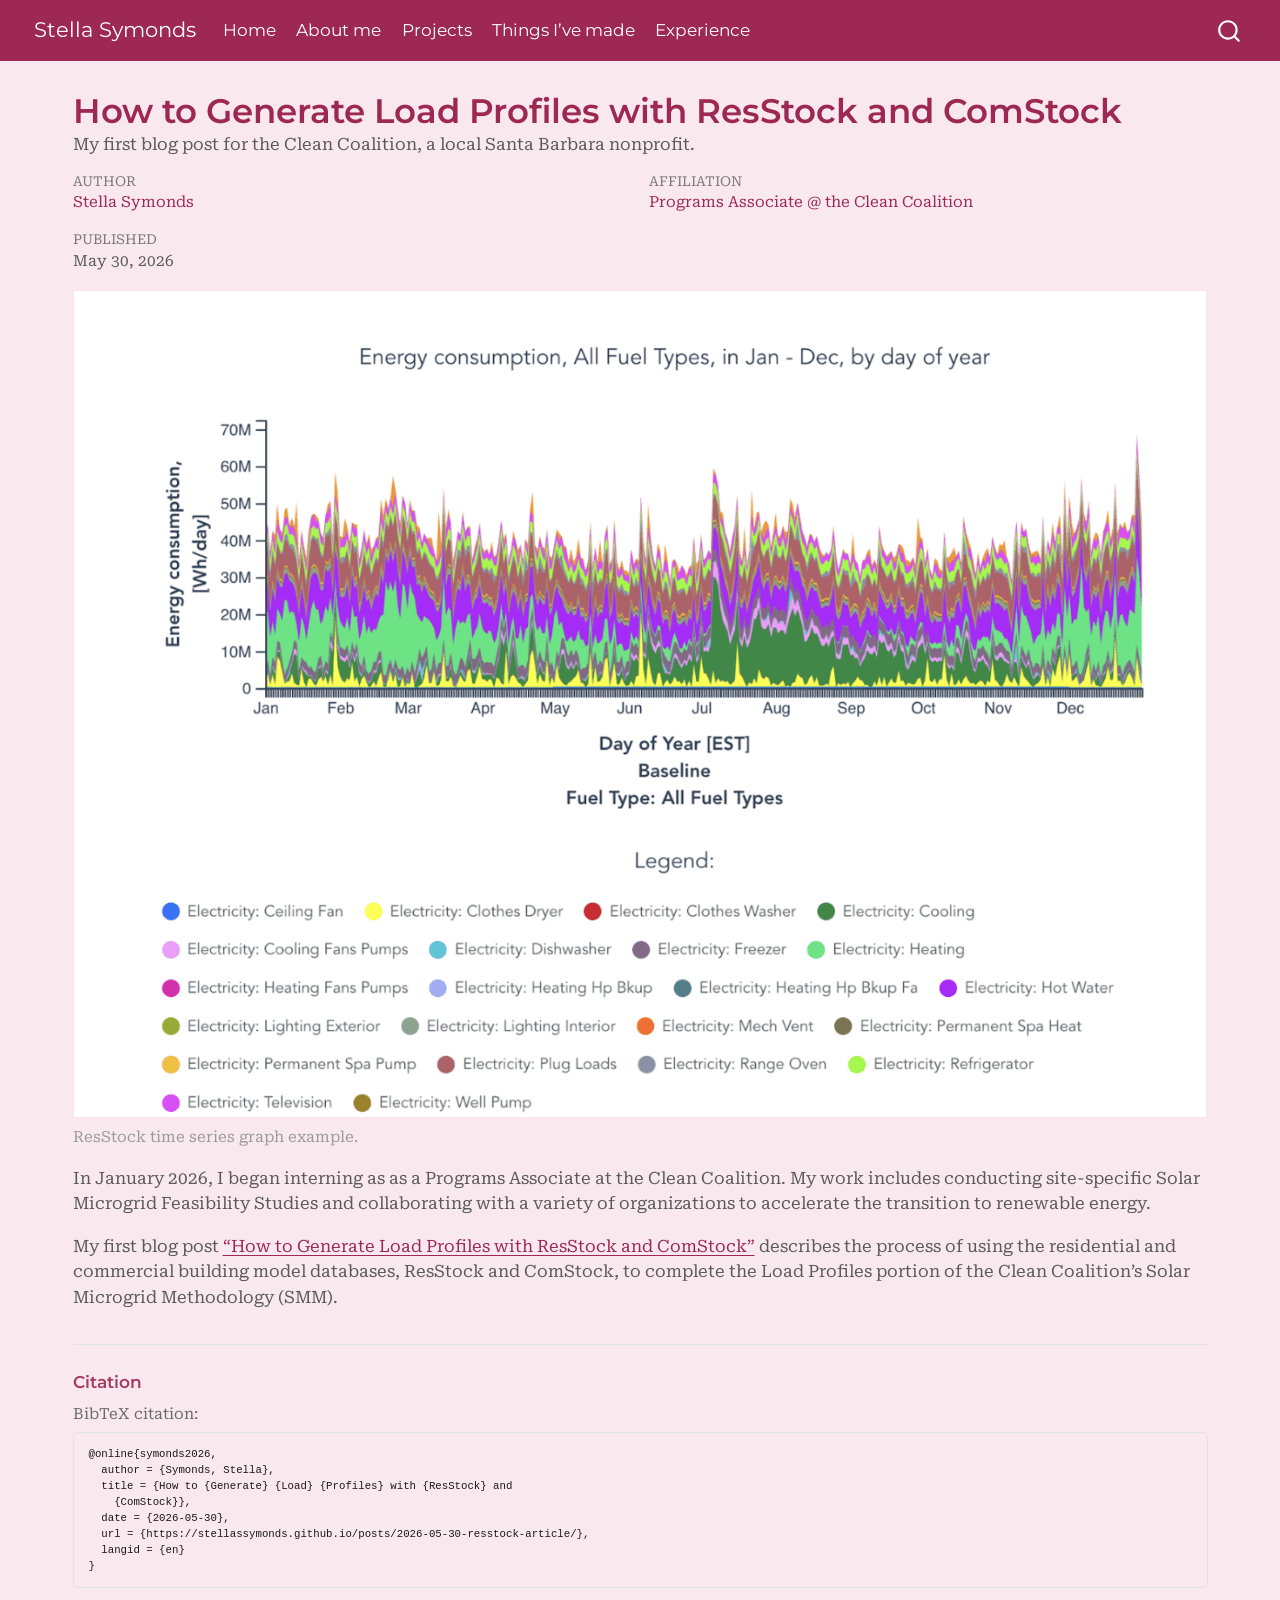
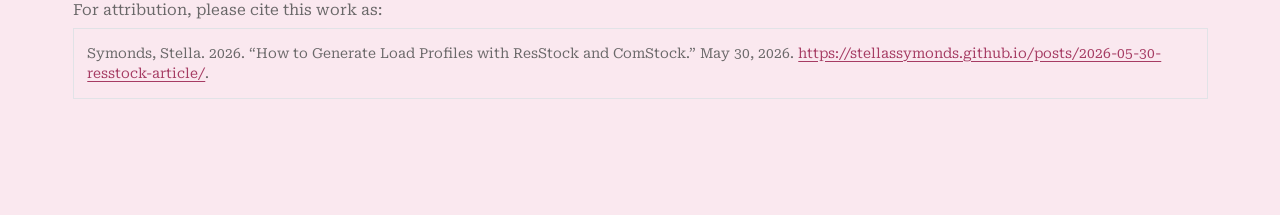
<file: docs/posts/2026-05-30-resstock-article/index.html>
<!DOCTYPE html>
<html xmlns="http://www.w3.org/1999/xhtml" lang="en" xml:lang="en"><head>

<meta charset="utf-8">
<meta name="generator" content="quarto-1.8.25">

<meta name="viewport" content="width=device-width, initial-scale=1.0, user-scalable=yes">

<meta name="author" content="Stella Symonds">
<meta name="dcterms.date" content="2026-05-30">
<meta name="description" content="My first blog post for the Clean Coalition, a local Santa Barbara nonprofit.">

<title>How to Generate Load Profiles with ResStock and ComStock – Stella Symonds</title>
<style>
code{white-space: pre-wrap;}
span.smallcaps{font-variant: small-caps;}
div.columns{display: flex; gap: min(4vw, 1.5em);}
div.column{flex: auto; overflow-x: auto;}
div.hanging-indent{margin-left: 1.5em; text-indent: -1.5em;}
ul.task-list{list-style: none;}
ul.task-list li input[type="checkbox"] {
  width: 0.8em;
  margin: 0 0.8em 0.2em -1em; /* quarto-specific, see https://github.com/quarto-dev/quarto-cli/issues/4556 */ 
  vertical-align: middle;
}
</style>


<script src="../../site_libs/quarto-nav/quarto-nav.js"></script>
<script src="../../site_libs/quarto-nav/headroom.min.js"></script>
<script src="../../site_libs/clipboard/clipboard.min.js"></script>
<script src="../../site_libs/quarto-search/autocomplete.umd.js"></script>
<script src="../../site_libs/quarto-search/fuse.min.js"></script>
<script src="../../site_libs/quarto-search/quarto-search.js"></script>
<meta name="quarto:offset" content="../../">
<script src="../../site_libs/quarto-html/quarto.js" type="module"></script>
<script src="../../site_libs/quarto-html/tabsets/tabsets.js" type="module"></script>
<script src="../../site_libs/quarto-html/axe/axe-check.js" type="module"></script>
<script src="../../site_libs/quarto-html/popper.min.js"></script>
<script src="../../site_libs/quarto-html/tippy.umd.min.js"></script>
<script src="../../site_libs/quarto-html/anchor.min.js"></script>
<link href="../../site_libs/quarto-html/tippy.css" rel="stylesheet">
<link href="../../site_libs/quarto-html/quarto-syntax-highlighting-7b89279ff1a6dce999919e0e67d4d9ec.css" rel="stylesheet" id="quarto-text-highlighting-styles">
<script src="../../site_libs/bootstrap/bootstrap.min.js"></script>
<link href="../../site_libs/bootstrap/bootstrap-icons.css" rel="stylesheet">
<link href="../../site_libs/bootstrap/bootstrap-bf91360afbb7bce8e5bb50478cbc059e.min.css" rel="stylesheet" append-hash="true" id="quarto-bootstrap" data-mode="light">
<script id="quarto-search-options" type="application/json">{
  "location": "navbar",
  "copy-button": false,
  "collapse-after": 3,
  "panel-placement": "end",
  "type": "overlay",
  "limit": 50,
  "keyboard-shortcut": [
    "f",
    "/",
    "s"
  ],
  "show-item-context": false,
  "language": {
    "search-no-results-text": "No results",
    "search-matching-documents-text": "matching documents",
    "search-copy-link-title": "Copy link to search",
    "search-hide-matches-text": "Hide additional matches",
    "search-more-match-text": "more match in this document",
    "search-more-matches-text": "more matches in this document",
    "search-clear-button-title": "Clear",
    "search-text-placeholder": "",
    "search-detached-cancel-button-title": "Cancel",
    "search-submit-button-title": "Submit",
    "search-label": "Search"
  }
}</script>


</head>

<body class="nav-fixed quarto-light">

<div id="quarto-search-results"></div>
  <header id="quarto-header" class="headroom fixed-top">
    <nav class="navbar navbar-expand-lg " data-bs-theme="dark">
      <div class="navbar-container container-fluid">
      <div class="navbar-brand-container mx-auto">
    <a href="../../index.html" class="navbar-brand navbar-brand-logo">
    </a>
    <a class="navbar-brand" href="../../index.html">
    <span class="navbar-title">Stella Symonds</span>
    </a>
  </div>
            <div id="quarto-search" class="" title="Search"></div>
          <button class="navbar-toggler" type="button" data-bs-toggle="collapse" data-bs-target="#navbarCollapse" aria-controls="navbarCollapse" role="menu" aria-expanded="false" aria-label="Toggle navigation" onclick="if (window.quartoToggleHeadroom) { window.quartoToggleHeadroom(); }">
  <span class="navbar-toggler-icon"></span>
</button>
          <div class="collapse navbar-collapse" id="navbarCollapse">
            <ul class="navbar-nav navbar-nav-scroll me-auto">
  <li class="nav-item">
    <a class="nav-link" href="../../index.html"> 
<span class="menu-text">Home</span></a>
  </li>  
  <li class="nav-item">
    <a class="nav-link" href="../../about.html"> 
<span class="menu-text">About me</span></a>
  </li>  
  <li class="nav-item">
    <a class="nav-link" href="../../projects.html"> 
<span class="menu-text">Projects</span></a>
  </li>  
  <li class="nav-item">
    <a class="nav-link" href="../../things.html"> 
<span class="menu-text">Things I’ve made</span></a>
  </li>  
  <li class="nav-item">
    <a class="nav-link" href="../../experience.html"> 
<span class="menu-text">Experience</span></a>
  </li>  
</ul>
          </div> <!-- /navcollapse -->
            <div class="quarto-navbar-tools">
</div>
      </div> <!-- /container-fluid -->
    </nav>
</header>
<!-- content -->
<div id="quarto-content" class="quarto-container page-columns page-rows-contents page-layout-full page-navbar">
<!-- sidebar -->
<!-- margin-sidebar -->
    <div id="quarto-margin-sidebar" class="sidebar margin-sidebar zindex-bottom">
        
    </div>
<!-- main -->
<main class="content column-page" id="quarto-document-content">

<header id="title-block-header" class="quarto-title-block default">
<div class="quarto-title">
<h1 class="title">How to Generate Load Profiles with ResStock and ComStock</h1>
</div>

<div>
  <div class="description">
    My first blog post for the Clean Coalition, a local Santa Barbara nonprofit.
  </div>
</div>

<div class="quarto-title-meta-author column-page">
  <div class="quarto-title-meta-heading">Author</div>
  <div class="quarto-title-meta-heading">Affiliation</div>
  
    <div class="quarto-title-meta-contents">
    <p class="author"><a href="https://stellassymonds.github.io/">Stella Symonds</a> </p>
  </div>
  <div class="quarto-title-meta-contents">
        <p class="affiliation">
            <a href="https://clean-coalition.org/stella-symonds/">
            Programs Associate @ the Clean Coalition
            </a>
          </p>
      </div>
  </div>

<div class="quarto-title-meta column-page">

      
    <div>
    <div class="quarto-title-meta-heading">Published</div>
    <div class="quarto-title-meta-contents">
      <p class="date">May 30, 2026</p>
    </div>
  </div>
  
    
  </div>
  


</header>


<div class="quarto-figure quarto-figure-center">
<figure class="figure">
<p><img src="resstock.png" class="figure-img"></p>
<figcaption>ResStock time series graph example.</figcaption>
</figure>
</div>
<p>In January 2026, I began interning as as a Programs Associate at the Clean Coalition. My work includes conducting site-specific Solar Microgrid Feasibility Studies and collaborating with a variety of organizations to accelerate the transition to renewable energy.</p>
<p>My first blog post <a href="https://clean-coalition.org/news/how-to-generate-load-profiles-using-resstock-and-comstock/">“How to Generate Load Profiles with ResStock and ComStock”</a> describes the process of using the residential and commercial building model databases, ResStock and ComStock, to complete the Load Profiles portion of the Clean Coalition’s Solar Microgrid Methodology (SMM).</p>



<div id="quarto-appendix" class="default"><section class="quarto-appendix-contents" id="quarto-citation"><h2 class="anchored quarto-appendix-heading">Citation</h2><div><div class="quarto-appendix-secondary-label">BibTeX citation:</div><pre class="sourceCode code-with-copy quarto-appendix-bibtex"><code class="sourceCode bibtex">@online{symonds2026,
  author = {Symonds, Stella},
  title = {How to {Generate} {Load} {Profiles} with {ResStock} and
    {ComStock}},
  date = {2026-05-30},
  url = {https://stellassymonds.github.io/posts/2026-05-30-resstock-article/},
  langid = {en}
}
</code><button title="Copy to Clipboard" class="code-copy-button"><i class="bi"></i></button></pre><div class="quarto-appendix-secondary-label">For attribution, please cite this work as:</div><div id="ref-symonds2026" class="csl-entry quarto-appendix-citeas" role="listitem">
Symonds, Stella. 2026. <span>“How to Generate Load Profiles with
ResStock and ComStock.”</span> May 30, 2026. <a href="https://stellassymonds.github.io/posts/2026-05-30-resstock-article/">https://stellassymonds.github.io/posts/2026-05-30-resstock-article/</a>.
</div></div></section></div></main> <!-- /main -->
<script id="quarto-html-after-body" type="application/javascript">
  window.document.addEventListener("DOMContentLoaded", function (event) {
    const icon = "";
    const anchorJS = new window.AnchorJS();
    anchorJS.options = {
      placement: 'right',
      icon: icon
    };
    anchorJS.add('.anchored');
    const isCodeAnnotation = (el) => {
      for (const clz of el.classList) {
        if (clz.startsWith('code-annotation-')) {                     
          return true;
        }
      }
      return false;
    }
    const onCopySuccess = function(e) {
      // button target
      const button = e.trigger;
      // don't keep focus
      button.blur();
      // flash "checked"
      button.classList.add('code-copy-button-checked');
      var currentTitle = button.getAttribute("title");
      button.setAttribute("title", "Copied!");
      let tooltip;
      if (window.bootstrap) {
        button.setAttribute("data-bs-toggle", "tooltip");
        button.setAttribute("data-bs-placement", "left");
        button.setAttribute("data-bs-title", "Copied!");
        tooltip = new bootstrap.Tooltip(button, 
          { trigger: "manual", 
            customClass: "code-copy-button-tooltip",
            offset: [0, -8]});
        tooltip.show();    
      }
      setTimeout(function() {
        if (tooltip) {
          tooltip.hide();
          button.removeAttribute("data-bs-title");
          button.removeAttribute("data-bs-toggle");
          button.removeAttribute("data-bs-placement");
        }
        button.setAttribute("title", currentTitle);
        button.classList.remove('code-copy-button-checked');
      }, 1000);
      // clear code selection
      e.clearSelection();
    }
    const getTextToCopy = function(trigger) {
      const outerScaffold = trigger.parentElement.cloneNode(true);
      const codeEl = outerScaffold.querySelector('code');
      for (const childEl of codeEl.children) {
        if (isCodeAnnotation(childEl)) {
          childEl.remove();
        }
      }
      return codeEl.innerText;
    }
    const clipboard = new window.ClipboardJS('.code-copy-button:not([data-in-quarto-modal])', {
      text: getTextToCopy
    });
    clipboard.on('success', onCopySuccess);
    if (window.document.getElementById('quarto-embedded-source-code-modal')) {
      const clipboardModal = new window.ClipboardJS('.code-copy-button[data-in-quarto-modal]', {
        text: getTextToCopy,
        container: window.document.getElementById('quarto-embedded-source-code-modal')
      });
      clipboardModal.on('success', onCopySuccess);
    }
      var localhostRegex = new RegExp(/^(?:http|https):\/\/localhost\:?[0-9]*\//);
      var mailtoRegex = new RegExp(/^mailto:/);
        var filterRegex = new RegExp('/' + window.location.host + '/');
      var isInternal = (href) => {
          return filterRegex.test(href) || localhostRegex.test(href) || mailtoRegex.test(href);
      }
      // Inspect non-navigation links and adorn them if external
     var links = window.document.querySelectorAll('a[href]:not(.nav-link):not(.navbar-brand):not(.toc-action):not(.sidebar-link):not(.sidebar-item-toggle):not(.pagination-link):not(.no-external):not([aria-hidden]):not(.dropdown-item):not(.quarto-navigation-tool):not(.about-link)');
      for (var i=0; i<links.length; i++) {
        const link = links[i];
        if (!isInternal(link.href)) {
          // undo the damage that might have been done by quarto-nav.js in the case of
          // links that we want to consider external
          if (link.dataset.originalHref !== undefined) {
            link.href = link.dataset.originalHref;
          }
        }
      }
    function tippyHover(el, contentFn, onTriggerFn, onUntriggerFn) {
      const config = {
        allowHTML: true,
        maxWidth: 500,
        delay: 100,
        arrow: false,
        appendTo: function(el) {
            return el.parentElement;
        },
        interactive: true,
        interactiveBorder: 10,
        theme: 'quarto',
        placement: 'bottom-start',
      };
      if (contentFn) {
        config.content = contentFn;
      }
      if (onTriggerFn) {
        config.onTrigger = onTriggerFn;
      }
      if (onUntriggerFn) {
        config.onUntrigger = onUntriggerFn;
      }
      window.tippy(el, config); 
    }
    const noterefs = window.document.querySelectorAll('a[role="doc-noteref"]');
    for (var i=0; i<noterefs.length; i++) {
      const ref = noterefs[i];
      tippyHover(ref, function() {
        // use id or data attribute instead here
        let href = ref.getAttribute('data-footnote-href') || ref.getAttribute('href');
        try { href = new URL(href).hash; } catch {}
        const id = href.replace(/^#\/?/, "");
        const note = window.document.getElementById(id);
        if (note) {
          return note.innerHTML;
        } else {
          return "";
        }
      });
    }
    const xrefs = window.document.querySelectorAll('a.quarto-xref');
    const processXRef = (id, note) => {
      // Strip column container classes
      const stripColumnClz = (el) => {
        el.classList.remove("page-full", "page-columns");
        if (el.children) {
          for (const child of el.children) {
            stripColumnClz(child);
          }
        }
      }
      stripColumnClz(note)
      if (id === null || id.startsWith('sec-')) {
        // Special case sections, only their first couple elements
        const container = document.createElement("div");
        if (note.children && note.children.length > 2) {
          container.appendChild(note.children[0].cloneNode(true));
          for (let i = 1; i < note.children.length; i++) {
            const child = note.children[i];
            if (child.tagName === "P" && child.innerText === "") {
              continue;
            } else {
              container.appendChild(child.cloneNode(true));
              break;
            }
          }
          if (window.Quarto?.typesetMath) {
            window.Quarto.typesetMath(container);
          }
          return container.innerHTML
        } else {
          if (window.Quarto?.typesetMath) {
            window.Quarto.typesetMath(note);
          }
          return note.innerHTML;
        }
      } else {
        // Remove any anchor links if they are present
        const anchorLink = note.querySelector('a.anchorjs-link');
        if (anchorLink) {
          anchorLink.remove();
        }
        if (window.Quarto?.typesetMath) {
          window.Quarto.typesetMath(note);
        }
        if (note.classList.contains("callout")) {
          return note.outerHTML;
        } else {
          return note.innerHTML;
        }
      }
    }
    for (var i=0; i<xrefs.length; i++) {
      const xref = xrefs[i];
      tippyHover(xref, undefined, function(instance) {
        instance.disable();
        let url = xref.getAttribute('href');
        let hash = undefined; 
        if (url.startsWith('#')) {
          hash = url;
        } else {
          try { hash = new URL(url).hash; } catch {}
        }
        if (hash) {
          const id = hash.replace(/^#\/?/, "");
          const note = window.document.getElementById(id);
          if (note !== null) {
            try {
              const html = processXRef(id, note.cloneNode(true));
              instance.setContent(html);
            } finally {
              instance.enable();
              instance.show();
            }
          } else {
            // See if we can fetch this
            fetch(url.split('#')[0])
            .then(res => res.text())
            .then(html => {
              const parser = new DOMParser();
              const htmlDoc = parser.parseFromString(html, "text/html");
              const note = htmlDoc.getElementById(id);
              if (note !== null) {
                const html = processXRef(id, note);
                instance.setContent(html);
              } 
            }).finally(() => {
              instance.enable();
              instance.show();
            });
          }
        } else {
          // See if we can fetch a full url (with no hash to target)
          // This is a special case and we should probably do some content thinning / targeting
          fetch(url)
          .then(res => res.text())
          .then(html => {
            const parser = new DOMParser();
            const htmlDoc = parser.parseFromString(html, "text/html");
            const note = htmlDoc.querySelector('main.content');
            if (note !== null) {
              // This should only happen for chapter cross references
              // (since there is no id in the URL)
              // remove the first header
              if (note.children.length > 0 && note.children[0].tagName === "HEADER") {
                note.children[0].remove();
              }
              const html = processXRef(null, note);
              instance.setContent(html);
            } 
          }).finally(() => {
            instance.enable();
            instance.show();
          });
        }
      }, function(instance) {
      });
    }
        let selectedAnnoteEl;
        const selectorForAnnotation = ( cell, annotation) => {
          let cellAttr = 'data-code-cell="' + cell + '"';
          let lineAttr = 'data-code-annotation="' +  annotation + '"';
          const selector = 'span[' + cellAttr + '][' + lineAttr + ']';
          return selector;
        }
        const selectCodeLines = (annoteEl) => {
          const doc = window.document;
          const targetCell = annoteEl.getAttribute("data-target-cell");
          const targetAnnotation = annoteEl.getAttribute("data-target-annotation");
          const annoteSpan = window.document.querySelector(selectorForAnnotation(targetCell, targetAnnotation));
          const lines = annoteSpan.getAttribute("data-code-lines").split(",");
          const lineIds = lines.map((line) => {
            return targetCell + "-" + line;
          })
          let top = null;
          let height = null;
          let parent = null;
          if (lineIds.length > 0) {
              //compute the position of the single el (top and bottom and make a div)
              const el = window.document.getElementById(lineIds[0]);
              top = el.offsetTop;
              height = el.offsetHeight;
              parent = el.parentElement.parentElement;
            if (lineIds.length > 1) {
              const lastEl = window.document.getElementById(lineIds[lineIds.length - 1]);
              const bottom = lastEl.offsetTop + lastEl.offsetHeight;
              height = bottom - top;
            }
            if (top !== null && height !== null && parent !== null) {
              // cook up a div (if necessary) and position it 
              let div = window.document.getElementById("code-annotation-line-highlight");
              if (div === null) {
                div = window.document.createElement("div");
                div.setAttribute("id", "code-annotation-line-highlight");
                div.style.position = 'absolute';
                parent.appendChild(div);
              }
              div.style.top = top - 2 + "px";
              div.style.height = height + 4 + "px";
              div.style.left = 0;
              let gutterDiv = window.document.getElementById("code-annotation-line-highlight-gutter");
              if (gutterDiv === null) {
                gutterDiv = window.document.createElement("div");
                gutterDiv.setAttribute("id", "code-annotation-line-highlight-gutter");
                gutterDiv.style.position = 'absolute';
                const codeCell = window.document.getElementById(targetCell);
                const gutter = codeCell.querySelector('.code-annotation-gutter');
                gutter.appendChild(gutterDiv);
              }
              gutterDiv.style.top = top - 2 + "px";
              gutterDiv.style.height = height + 4 + "px";
            }
            selectedAnnoteEl = annoteEl;
          }
        };
        const unselectCodeLines = () => {
          const elementsIds = ["code-annotation-line-highlight", "code-annotation-line-highlight-gutter"];
          elementsIds.forEach((elId) => {
            const div = window.document.getElementById(elId);
            if (div) {
              div.remove();
            }
          });
          selectedAnnoteEl = undefined;
        };
          // Handle positioning of the toggle
      window.addEventListener(
        "resize",
        throttle(() => {
          elRect = undefined;
          if (selectedAnnoteEl) {
            selectCodeLines(selectedAnnoteEl);
          }
        }, 10)
      );
      function throttle(fn, ms) {
      let throttle = false;
      let timer;
        return (...args) => {
          if(!throttle) { // first call gets through
              fn.apply(this, args);
              throttle = true;
          } else { // all the others get throttled
              if(timer) clearTimeout(timer); // cancel #2
              timer = setTimeout(() => {
                fn.apply(this, args);
                timer = throttle = false;
              }, ms);
          }
        };
      }
        // Attach click handler to the DT
        const annoteDls = window.document.querySelectorAll('dt[data-target-cell]');
        for (const annoteDlNode of annoteDls) {
          annoteDlNode.addEventListener('click', (event) => {
            const clickedEl = event.target;
            if (clickedEl !== selectedAnnoteEl) {
              unselectCodeLines();
              const activeEl = window.document.querySelector('dt[data-target-cell].code-annotation-active');
              if (activeEl) {
                activeEl.classList.remove('code-annotation-active');
              }
              selectCodeLines(clickedEl);
              clickedEl.classList.add('code-annotation-active');
            } else {
              // Unselect the line
              unselectCodeLines();
              clickedEl.classList.remove('code-annotation-active');
            }
          });
        }
    const findCites = (el) => {
      const parentEl = el.parentElement;
      if (parentEl) {
        const cites = parentEl.dataset.cites;
        if (cites) {
          return {
            el,
            cites: cites.split(' ')
          };
        } else {
          return findCites(el.parentElement)
        }
      } else {
        return undefined;
      }
    };
    var bibliorefs = window.document.querySelectorAll('a[role="doc-biblioref"]');
    for (var i=0; i<bibliorefs.length; i++) {
      const ref = bibliorefs[i];
      const citeInfo = findCites(ref);
      if (citeInfo) {
        tippyHover(citeInfo.el, function() {
          var popup = window.document.createElement('div');
          citeInfo.cites.forEach(function(cite) {
            var citeDiv = window.document.createElement('div');
            citeDiv.classList.add('hanging-indent');
            citeDiv.classList.add('csl-entry');
            var biblioDiv = window.document.getElementById('ref-' + cite);
            if (biblioDiv) {
              citeDiv.innerHTML = biblioDiv.innerHTML;
            }
            popup.appendChild(citeDiv);
          });
          return popup.innerHTML;
        });
      }
    }
  });
  </script>
</div> <!-- /content -->




</body></html>
</file>
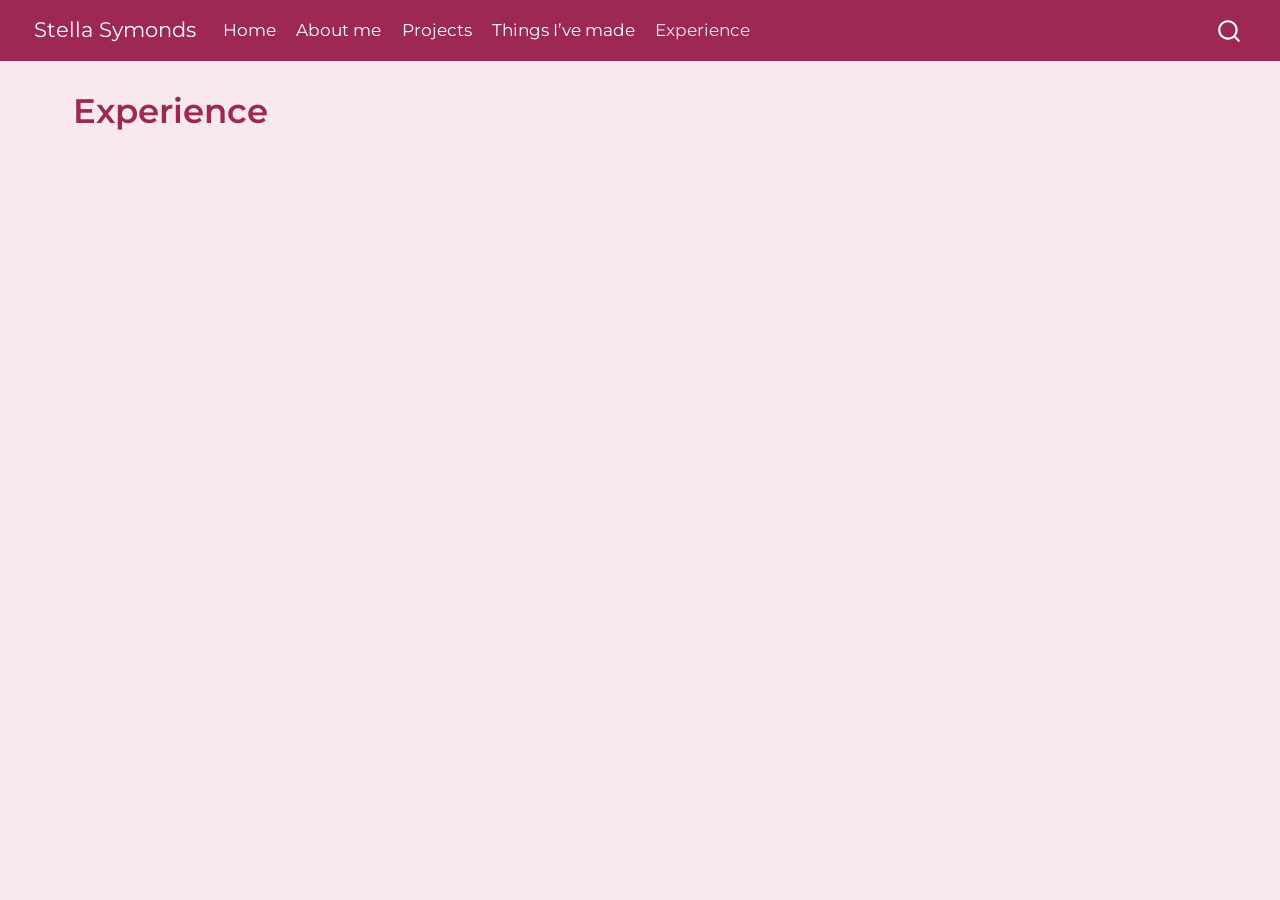
<file: docs/experience.html>
<!DOCTYPE html>
<html xmlns="http://www.w3.org/1999/xhtml" lang="en" xml:lang="en"><head>

<meta charset="utf-8">
<meta name="generator" content="quarto-1.8.25">

<meta name="viewport" content="width=device-width, initial-scale=1.0, user-scalable=yes">


<title>Experience – Stella Symonds</title>
<style>
code{white-space: pre-wrap;}
span.smallcaps{font-variant: small-caps;}
div.columns{display: flex; gap: min(4vw, 1.5em);}
div.column{flex: auto; overflow-x: auto;}
div.hanging-indent{margin-left: 1.5em; text-indent: -1.5em;}
ul.task-list{list-style: none;}
ul.task-list li input[type="checkbox"] {
  width: 0.8em;
  margin: 0 0.8em 0.2em -1em; /* quarto-specific, see https://github.com/quarto-dev/quarto-cli/issues/4556 */ 
  vertical-align: middle;
}
</style>


<script src="site_libs/quarto-nav/quarto-nav.js"></script>
<script src="site_libs/quarto-nav/headroom.min.js"></script>
<script src="site_libs/clipboard/clipboard.min.js"></script>
<script src="site_libs/quarto-search/autocomplete.umd.js"></script>
<script src="site_libs/quarto-search/fuse.min.js"></script>
<script src="site_libs/quarto-search/quarto-search.js"></script>
<meta name="quarto:offset" content="./">
<script src="site_libs/quarto-html/quarto.js" type="module"></script>
<script src="site_libs/quarto-html/tabsets/tabsets.js" type="module"></script>
<script src="site_libs/quarto-html/axe/axe-check.js" type="module"></script>
<script src="site_libs/quarto-html/popper.min.js"></script>
<script src="site_libs/quarto-html/tippy.umd.min.js"></script>
<script src="site_libs/quarto-html/anchor.min.js"></script>
<link href="site_libs/quarto-html/tippy.css" rel="stylesheet">
<link href="site_libs/quarto-html/quarto-syntax-highlighting-7b89279ff1a6dce999919e0e67d4d9ec.css" rel="stylesheet" id="quarto-text-highlighting-styles">
<script src="site_libs/bootstrap/bootstrap.min.js"></script>
<link href="site_libs/bootstrap/bootstrap-icons.css" rel="stylesheet">
<link href="site_libs/bootstrap/bootstrap-bf91360afbb7bce8e5bb50478cbc059e.min.css" rel="stylesheet" append-hash="true" id="quarto-bootstrap" data-mode="light">
<script id="quarto-search-options" type="application/json">{
  "location": "navbar",
  "copy-button": false,
  "collapse-after": 3,
  "panel-placement": "end",
  "type": "overlay",
  "limit": 50,
  "keyboard-shortcut": [
    "f",
    "/",
    "s"
  ],
  "show-item-context": false,
  "language": {
    "search-no-results-text": "No results",
    "search-matching-documents-text": "matching documents",
    "search-copy-link-title": "Copy link to search",
    "search-hide-matches-text": "Hide additional matches",
    "search-more-match-text": "more match in this document",
    "search-more-matches-text": "more matches in this document",
    "search-clear-button-title": "Clear",
    "search-text-placeholder": "",
    "search-detached-cancel-button-title": "Cancel",
    "search-submit-button-title": "Submit",
    "search-label": "Search"
  }
}</script>


</head>

<body class="nav-fixed quarto-light">

<div id="quarto-search-results"></div>
  <header id="quarto-header" class="headroom fixed-top">
    <nav class="navbar navbar-expand-lg " data-bs-theme="dark">
      <div class="navbar-container container-fluid">
      <div class="navbar-brand-container mx-auto">
    <a href="./index.html" class="navbar-brand navbar-brand-logo">
    </a>
    <a class="navbar-brand" href="./index.html">
    <span class="navbar-title">Stella Symonds</span>
    </a>
  </div>
            <div id="quarto-search" class="" title="Search"></div>
          <button class="navbar-toggler" type="button" data-bs-toggle="collapse" data-bs-target="#navbarCollapse" aria-controls="navbarCollapse" role="menu" aria-expanded="false" aria-label="Toggle navigation" onclick="if (window.quartoToggleHeadroom) { window.quartoToggleHeadroom(); }">
  <span class="navbar-toggler-icon"></span>
</button>
          <div class="collapse navbar-collapse" id="navbarCollapse">
            <ul class="navbar-nav navbar-nav-scroll me-auto">
  <li class="nav-item">
    <a class="nav-link" href="./index.html"> 
<span class="menu-text">Home</span></a>
  </li>  
  <li class="nav-item">
    <a class="nav-link" href="./about.html"> 
<span class="menu-text">About me</span></a>
  </li>  
  <li class="nav-item">
    <a class="nav-link" href="./projects.html"> 
<span class="menu-text">Projects</span></a>
  </li>  
  <li class="nav-item">
    <a class="nav-link" href="./things.html"> 
<span class="menu-text">Things I’ve made</span></a>
  </li>  
  <li class="nav-item">
    <a class="nav-link active" href="./experience.html" aria-current="page"> 
<span class="menu-text">Experience</span></a>
  </li>  
</ul>
          </div> <!-- /navcollapse -->
            <div class="quarto-navbar-tools">
</div>
      </div> <!-- /container-fluid -->
    </nav>
</header>
<!-- content -->
<div id="quarto-content" class="quarto-container page-columns page-rows-contents page-layout-full page-navbar">
<!-- sidebar -->
<!-- margin-sidebar -->
    <div id="quarto-margin-sidebar" class="sidebar margin-sidebar zindex-bottom">
        
    </div>
<!-- main -->
<main class="content column-page" id="quarto-document-content">

<header id="title-block-header" class="quarto-title-block default">
<div class="quarto-title">
<h1 class="title">Experience</h1>
</div>



<div class="quarto-title-meta column-page">

    
  
    
  </div>
  


</header>


<iframe src="media/resume.pdf" width="100%" height="600px">
</iframe>
<p><br>
</p>



</main> <!-- /main -->
<script id="quarto-html-after-body" type="application/javascript">
  window.document.addEventListener("DOMContentLoaded", function (event) {
    const icon = "";
    const anchorJS = new window.AnchorJS();
    anchorJS.options = {
      placement: 'right',
      icon: icon
    };
    anchorJS.add('.anchored');
    const isCodeAnnotation = (el) => {
      for (const clz of el.classList) {
        if (clz.startsWith('code-annotation-')) {                     
          return true;
        }
      }
      return false;
    }
    const onCopySuccess = function(e) {
      // button target
      const button = e.trigger;
      // don't keep focus
      button.blur();
      // flash "checked"
      button.classList.add('code-copy-button-checked');
      var currentTitle = button.getAttribute("title");
      button.setAttribute("title", "Copied!");
      let tooltip;
      if (window.bootstrap) {
        button.setAttribute("data-bs-toggle", "tooltip");
        button.setAttribute("data-bs-placement", "left");
        button.setAttribute("data-bs-title", "Copied!");
        tooltip = new bootstrap.Tooltip(button, 
          { trigger: "manual", 
            customClass: "code-copy-button-tooltip",
            offset: [0, -8]});
        tooltip.show();    
      }
      setTimeout(function() {
        if (tooltip) {
          tooltip.hide();
          button.removeAttribute("data-bs-title");
          button.removeAttribute("data-bs-toggle");
          button.removeAttribute("data-bs-placement");
        }
        button.setAttribute("title", currentTitle);
        button.classList.remove('code-copy-button-checked');
      }, 1000);
      // clear code selection
      e.clearSelection();
    }
    const getTextToCopy = function(trigger) {
      const outerScaffold = trigger.parentElement.cloneNode(true);
      const codeEl = outerScaffold.querySelector('code');
      for (const childEl of codeEl.children) {
        if (isCodeAnnotation(childEl)) {
          childEl.remove();
        }
      }
      return codeEl.innerText;
    }
    const clipboard = new window.ClipboardJS('.code-copy-button:not([data-in-quarto-modal])', {
      text: getTextToCopy
    });
    clipboard.on('success', onCopySuccess);
    if (window.document.getElementById('quarto-embedded-source-code-modal')) {
      const clipboardModal = new window.ClipboardJS('.code-copy-button[data-in-quarto-modal]', {
        text: getTextToCopy,
        container: window.document.getElementById('quarto-embedded-source-code-modal')
      });
      clipboardModal.on('success', onCopySuccess);
    }
      var localhostRegex = new RegExp(/^(?:http|https):\/\/localhost\:?[0-9]*\//);
      var mailtoRegex = new RegExp(/^mailto:/);
        var filterRegex = new RegExp('/' + window.location.host + '/');
      var isInternal = (href) => {
          return filterRegex.test(href) || localhostRegex.test(href) || mailtoRegex.test(href);
      }
      // Inspect non-navigation links and adorn them if external
     var links = window.document.querySelectorAll('a[href]:not(.nav-link):not(.navbar-brand):not(.toc-action):not(.sidebar-link):not(.sidebar-item-toggle):not(.pagination-link):not(.no-external):not([aria-hidden]):not(.dropdown-item):not(.quarto-navigation-tool):not(.about-link)');
      for (var i=0; i<links.length; i++) {
        const link = links[i];
        if (!isInternal(link.href)) {
          // undo the damage that might have been done by quarto-nav.js in the case of
          // links that we want to consider external
          if (link.dataset.originalHref !== undefined) {
            link.href = link.dataset.originalHref;
          }
        }
      }
    function tippyHover(el, contentFn, onTriggerFn, onUntriggerFn) {
      const config = {
        allowHTML: true,
        maxWidth: 500,
        delay: 100,
        arrow: false,
        appendTo: function(el) {
            return el.parentElement;
        },
        interactive: true,
        interactiveBorder: 10,
        theme: 'quarto',
        placement: 'bottom-start',
      };
      if (contentFn) {
        config.content = contentFn;
      }
      if (onTriggerFn) {
        config.onTrigger = onTriggerFn;
      }
      if (onUntriggerFn) {
        config.onUntrigger = onUntriggerFn;
      }
      window.tippy(el, config); 
    }
    const noterefs = window.document.querySelectorAll('a[role="doc-noteref"]');
    for (var i=0; i<noterefs.length; i++) {
      const ref = noterefs[i];
      tippyHover(ref, function() {
        // use id or data attribute instead here
        let href = ref.getAttribute('data-footnote-href') || ref.getAttribute('href');
        try { href = new URL(href).hash; } catch {}
        const id = href.replace(/^#\/?/, "");
        const note = window.document.getElementById(id);
        if (note) {
          return note.innerHTML;
        } else {
          return "";
        }
      });
    }
    const xrefs = window.document.querySelectorAll('a.quarto-xref');
    const processXRef = (id, note) => {
      // Strip column container classes
      const stripColumnClz = (el) => {
        el.classList.remove("page-full", "page-columns");
        if (el.children) {
          for (const child of el.children) {
            stripColumnClz(child);
          }
        }
      }
      stripColumnClz(note)
      if (id === null || id.startsWith('sec-')) {
        // Special case sections, only their first couple elements
        const container = document.createElement("div");
        if (note.children && note.children.length > 2) {
          container.appendChild(note.children[0].cloneNode(true));
          for (let i = 1; i < note.children.length; i++) {
            const child = note.children[i];
            if (child.tagName === "P" && child.innerText === "") {
              continue;
            } else {
              container.appendChild(child.cloneNode(true));
              break;
            }
          }
          if (window.Quarto?.typesetMath) {
            window.Quarto.typesetMath(container);
          }
          return container.innerHTML
        } else {
          if (window.Quarto?.typesetMath) {
            window.Quarto.typesetMath(note);
          }
          return note.innerHTML;
        }
      } else {
        // Remove any anchor links if they are present
        const anchorLink = note.querySelector('a.anchorjs-link');
        if (anchorLink) {
          anchorLink.remove();
        }
        if (window.Quarto?.typesetMath) {
          window.Quarto.typesetMath(note);
        }
        if (note.classList.contains("callout")) {
          return note.outerHTML;
        } else {
          return note.innerHTML;
        }
      }
    }
    for (var i=0; i<xrefs.length; i++) {
      const xref = xrefs[i];
      tippyHover(xref, undefined, function(instance) {
        instance.disable();
        let url = xref.getAttribute('href');
        let hash = undefined; 
        if (url.startsWith('#')) {
          hash = url;
        } else {
          try { hash = new URL(url).hash; } catch {}
        }
        if (hash) {
          const id = hash.replace(/^#\/?/, "");
          const note = window.document.getElementById(id);
          if (note !== null) {
            try {
              const html = processXRef(id, note.cloneNode(true));
              instance.setContent(html);
            } finally {
              instance.enable();
              instance.show();
            }
          } else {
            // See if we can fetch this
            fetch(url.split('#')[0])
            .then(res => res.text())
            .then(html => {
              const parser = new DOMParser();
              const htmlDoc = parser.parseFromString(html, "text/html");
              const note = htmlDoc.getElementById(id);
              if (note !== null) {
                const html = processXRef(id, note);
                instance.setContent(html);
              } 
            }).finally(() => {
              instance.enable();
              instance.show();
            });
          }
        } else {
          // See if we can fetch a full url (with no hash to target)
          // This is a special case and we should probably do some content thinning / targeting
          fetch(url)
          .then(res => res.text())
          .then(html => {
            const parser = new DOMParser();
            const htmlDoc = parser.parseFromString(html, "text/html");
            const note = htmlDoc.querySelector('main.content');
            if (note !== null) {
              // This should only happen for chapter cross references
              // (since there is no id in the URL)
              // remove the first header
              if (note.children.length > 0 && note.children[0].tagName === "HEADER") {
                note.children[0].remove();
              }
              const html = processXRef(null, note);
              instance.setContent(html);
            } 
          }).finally(() => {
            instance.enable();
            instance.show();
          });
        }
      }, function(instance) {
      });
    }
        let selectedAnnoteEl;
        const selectorForAnnotation = ( cell, annotation) => {
          let cellAttr = 'data-code-cell="' + cell + '"';
          let lineAttr = 'data-code-annotation="' +  annotation + '"';
          const selector = 'span[' + cellAttr + '][' + lineAttr + ']';
          return selector;
        }
        const selectCodeLines = (annoteEl) => {
          const doc = window.document;
          const targetCell = annoteEl.getAttribute("data-target-cell");
          const targetAnnotation = annoteEl.getAttribute("data-target-annotation");
          const annoteSpan = window.document.querySelector(selectorForAnnotation(targetCell, targetAnnotation));
          const lines = annoteSpan.getAttribute("data-code-lines").split(",");
          const lineIds = lines.map((line) => {
            return targetCell + "-" + line;
          })
          let top = null;
          let height = null;
          let parent = null;
          if (lineIds.length > 0) {
              //compute the position of the single el (top and bottom and make a div)
              const el = window.document.getElementById(lineIds[0]);
              top = el.offsetTop;
              height = el.offsetHeight;
              parent = el.parentElement.parentElement;
            if (lineIds.length > 1) {
              const lastEl = window.document.getElementById(lineIds[lineIds.length - 1]);
              const bottom = lastEl.offsetTop + lastEl.offsetHeight;
              height = bottom - top;
            }
            if (top !== null && height !== null && parent !== null) {
              // cook up a div (if necessary) and position it 
              let div = window.document.getElementById("code-annotation-line-highlight");
              if (div === null) {
                div = window.document.createElement("div");
                div.setAttribute("id", "code-annotation-line-highlight");
                div.style.position = 'absolute';
                parent.appendChild(div);
              }
              div.style.top = top - 2 + "px";
              div.style.height = height + 4 + "px";
              div.style.left = 0;
              let gutterDiv = window.document.getElementById("code-annotation-line-highlight-gutter");
              if (gutterDiv === null) {
                gutterDiv = window.document.createElement("div");
                gutterDiv.setAttribute("id", "code-annotation-line-highlight-gutter");
                gutterDiv.style.position = 'absolute';
                const codeCell = window.document.getElementById(targetCell);
                const gutter = codeCell.querySelector('.code-annotation-gutter');
                gutter.appendChild(gutterDiv);
              }
              gutterDiv.style.top = top - 2 + "px";
              gutterDiv.style.height = height + 4 + "px";
            }
            selectedAnnoteEl = annoteEl;
          }
        };
        const unselectCodeLines = () => {
          const elementsIds = ["code-annotation-line-highlight", "code-annotation-line-highlight-gutter"];
          elementsIds.forEach((elId) => {
            const div = window.document.getElementById(elId);
            if (div) {
              div.remove();
            }
          });
          selectedAnnoteEl = undefined;
        };
          // Handle positioning of the toggle
      window.addEventListener(
        "resize",
        throttle(() => {
          elRect = undefined;
          if (selectedAnnoteEl) {
            selectCodeLines(selectedAnnoteEl);
          }
        }, 10)
      );
      function throttle(fn, ms) {
      let throttle = false;
      let timer;
        return (...args) => {
          if(!throttle) { // first call gets through
              fn.apply(this, args);
              throttle = true;
          } else { // all the others get throttled
              if(timer) clearTimeout(timer); // cancel #2
              timer = setTimeout(() => {
                fn.apply(this, args);
                timer = throttle = false;
              }, ms);
          }
        };
      }
        // Attach click handler to the DT
        const annoteDls = window.document.querySelectorAll('dt[data-target-cell]');
        for (const annoteDlNode of annoteDls) {
          annoteDlNode.addEventListener('click', (event) => {
            const clickedEl = event.target;
            if (clickedEl !== selectedAnnoteEl) {
              unselectCodeLines();
              const activeEl = window.document.querySelector('dt[data-target-cell].code-annotation-active');
              if (activeEl) {
                activeEl.classList.remove('code-annotation-active');
              }
              selectCodeLines(clickedEl);
              clickedEl.classList.add('code-annotation-active');
            } else {
              // Unselect the line
              unselectCodeLines();
              clickedEl.classList.remove('code-annotation-active');
            }
          });
        }
    const findCites = (el) => {
      const parentEl = el.parentElement;
      if (parentEl) {
        const cites = parentEl.dataset.cites;
        if (cites) {
          return {
            el,
            cites: cites.split(' ')
          };
        } else {
          return findCites(el.parentElement)
        }
      } else {
        return undefined;
      }
    };
    var bibliorefs = window.document.querySelectorAll('a[role="doc-biblioref"]');
    for (var i=0; i<bibliorefs.length; i++) {
      const ref = bibliorefs[i];
      const citeInfo = findCites(ref);
      if (citeInfo) {
        tippyHover(citeInfo.el, function() {
          var popup = window.document.createElement('div');
          citeInfo.cites.forEach(function(cite) {
            var citeDiv = window.document.createElement('div');
            citeDiv.classList.add('hanging-indent');
            citeDiv.classList.add('csl-entry');
            var biblioDiv = window.document.getElementById('ref-' + cite);
            if (biblioDiv) {
              citeDiv.innerHTML = biblioDiv.innerHTML;
            }
            popup.appendChild(citeDiv);
          });
          return popup.innerHTML;
        });
      }
    }
  });
  </script>
</div> <!-- /content -->




</body></html>
</file>
<file: docs/site_libs/quarto-html/tippy.css>
.tippy-box[data-animation=fade][data-state=hidden]{opacity:0}[data-tippy-root]{max-width:calc(100vw - 10px)}.tippy-box{position:relative;background-color:#333;color:#fff;border-radius:4px;font-size:14px;line-height:1.4;white-space:normal;outline:0;transition-property:transform,visibility,opacity}.tippy-box[data-placement^=top]>.tippy-arrow{bottom:0}.tippy-box[data-placement^=top]>.tippy-arrow:before{bottom:-7px;left:0;border-width:8px 8px 0;border-top-color:initial;transform-origin:center top}.tippy-box[data-placement^=bottom]>.tippy-arrow{top:0}.tippy-box[data-placement^=bottom]>.tippy-arrow:before{top:-7px;left:0;border-width:0 8px 8px;border-bottom-color:initial;transform-origin:center bottom}.tippy-box[data-placement^=left]>.tippy-arrow{right:0}.tippy-box[data-placement^=left]>.tippy-arrow:before{border-width:8px 0 8px 8px;border-left-color:initial;right:-7px;transform-origin:center left}.tippy-box[data-placement^=right]>.tippy-arrow{left:0}.tippy-box[data-placement^=right]>.tippy-arrow:before{left:-7px;border-width:8px 8px 8px 0;border-right-color:initial;transform-origin:center right}.tippy-box[data-inertia][data-state=visible]{transition-timing-function:cubic-bezier(.54,1.5,.38,1.11)}.tippy-arrow{width:16px;height:16px;color:#333}.tippy-arrow:before{content:"";position:absolute;border-color:transparent;border-style:solid}.tippy-content{position:relative;padding:5px 9px;z-index:1}
</file>
<file: docs/site_libs/quarto-html/quarto-syntax-highlighting-7b89279ff1a6dce999919e0e67d4d9ec.css>
/* quarto syntax highlight colors */
:root {
  --quarto-hl-ot-color: #003B4F;
  --quarto-hl-at-color: #657422;
  --quarto-hl-ss-color: #20794D;
  --quarto-hl-an-color: #5E5E5E;
  --quarto-hl-fu-color: #4758AB;
  --quarto-hl-st-color: #20794D;
  --quarto-hl-cf-color: #003B4F;
  --quarto-hl-op-color: #5E5E5E;
  --quarto-hl-er-color: #AD0000;
  --quarto-hl-bn-color: #AD0000;
  --quarto-hl-al-color: #AD0000;
  --quarto-hl-va-color: #111111;
  --quarto-hl-bu-color: inherit;
  --quarto-hl-ex-color: inherit;
  --quarto-hl-pp-color: #AD0000;
  --quarto-hl-in-color: #5E5E5E;
  --quarto-hl-vs-color: #20794D;
  --quarto-hl-wa-color: #5E5E5E;
  --quarto-hl-do-color: #5E5E5E;
  --quarto-hl-im-color: #00769E;
  --quarto-hl-ch-color: #20794D;
  --quarto-hl-dt-color: #AD0000;
  --quarto-hl-fl-color: #AD0000;
  --quarto-hl-co-color: #5E5E5E;
  --quarto-hl-cv-color: #5E5E5E;
  --quarto-hl-cn-color: #8f5902;
  --quarto-hl-sc-color: #5E5E5E;
  --quarto-hl-dv-color: #AD0000;
  --quarto-hl-kw-color: #003B4F;
}

/* other quarto variables */
:root {
  --quarto-font-monospace: SFMono-Regular, Menlo, Monaco, Consolas, "Liberation Mono", "Courier New", monospace;
}

/* syntax highlight based on Pandoc's rules */
pre > code.sourceCode > span {
  color: #003B4F;
}

code.sourceCode > span {
  color: #003B4F;
}

div.sourceCode,
div.sourceCode pre.sourceCode {
  color: #003B4F;
}

/* Normal */
code span {
  color: #003B4F;
}

/* Alert */
code span.al {
  color: #AD0000;
  font-style: inherit;
}

/* Annotation */
code span.an {
  color: #5E5E5E;
  font-style: inherit;
}

/* Attribute */
code span.at {
  color: #657422;
  font-style: inherit;
}

/* BaseN */
code span.bn {
  color: #AD0000;
  font-style: inherit;
}

/* BuiltIn */
code span.bu {
  font-style: inherit;
}

/* ControlFlow */
code span.cf {
  color: #003B4F;
  font-weight: bold;
  font-style: inherit;
}

/* Char */
code span.ch {
  color: #20794D;
  font-style: inherit;
}

/* Constant */
code span.cn {
  color: #8f5902;
  font-style: inherit;
}

/* Comment */
code span.co {
  color: #5E5E5E;
  font-style: inherit;
}

/* CommentVar */
code span.cv {
  color: #5E5E5E;
  font-style: italic;
}

/* Documentation */
code span.do {
  color: #5E5E5E;
  font-style: italic;
}

/* DataType */
code span.dt {
  color: #AD0000;
  font-style: inherit;
}

/* DecVal */
code span.dv {
  color: #AD0000;
  font-style: inherit;
}

/* Error */
code span.er {
  color: #AD0000;
  font-style: inherit;
}

/* Extension */
code span.ex {
  font-style: inherit;
}

/* Float */
code span.fl {
  color: #AD0000;
  font-style: inherit;
}

/* Function */
code span.fu {
  color: #4758AB;
  font-style: inherit;
}

/* Import */
code span.im {
  color: #00769E;
  font-style: inherit;
}

/* Information */
code span.in {
  color: #5E5E5E;
  font-style: inherit;
}

/* Keyword */
code span.kw {
  color: #003B4F;
  font-weight: bold;
  font-style: inherit;
}

/* Operator */
code span.op {
  color: #5E5E5E;
  font-style: inherit;
}

/* Other */
code span.ot {
  color: #003B4F;
  font-style: inherit;
}

/* Preprocessor */
code span.pp {
  color: #AD0000;
  font-style: inherit;
}

/* SpecialChar */
code span.sc {
  color: #5E5E5E;
  font-style: inherit;
}

/* SpecialString */
code span.ss {
  color: #20794D;
  font-style: inherit;
}

/* String */
code span.st {
  color: #20794D;
  font-style: inherit;
}

/* Variable */
code span.va {
  color: #111111;
  font-style: inherit;
}

/* VerbatimString */
code span.vs {
  color: #20794D;
  font-style: inherit;
}

/* Warning */
code span.wa {
  color: #5E5E5E;
  font-style: italic;
}

.prevent-inlining {
  content: "</";
}

/*# sourceMappingURL=3944bc705cfaf4c80e56f77c5205168a.css.map */
</file>
